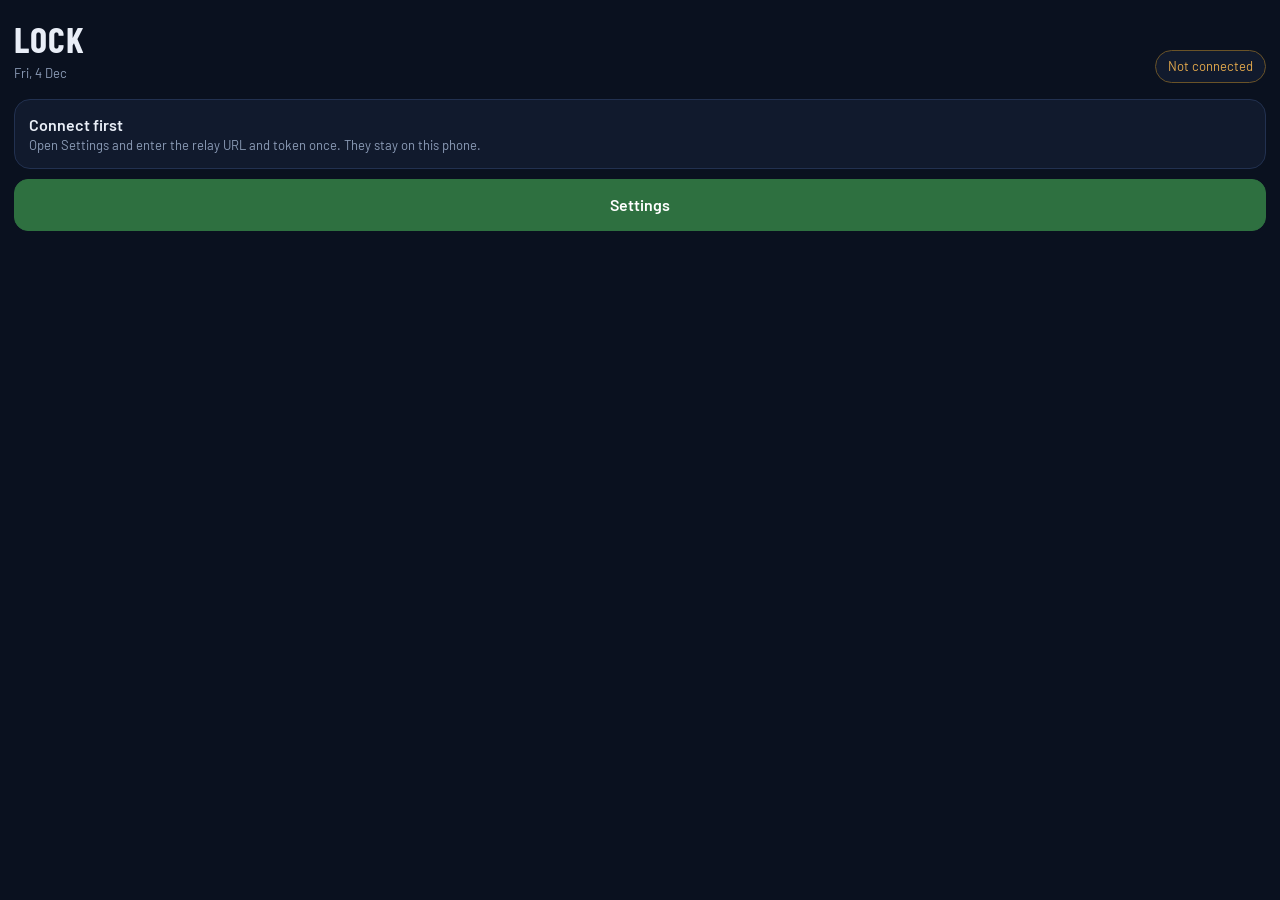
<file: index.html>
<!doctype html>
<html lang="en-GB">
<head>
<meta charset="utf-8">
<meta name="viewport" content="width=device-width, initial-scale=1, viewport-fit=cover">
<meta name="apple-mobile-web-app-capable" content="yes">
<meta name="apple-mobile-web-app-status-bar-style" content="black-translucent">
<meta name="apple-mobile-web-app-title" content="LOCK">
<meta name="theme-color" content="#0a111f">
<link rel="manifest" href="manifest.webmanifest">
<link rel="apple-touch-icon" href="icon.png">
<title>LOCK Log</title>
<link rel="stylesheet" href="fonts.css">
<style>
:root{--sans:Barlow,-apple-system,system-ui,sans-serif;--serif:"Barlow Condensed",Barlow,"Arial Narrow",sans-serif;--bg:#0a111f;--panel:#111a2d;--panel2:#16213a;--line:#223150;--text:#e9eef7;--muted:#8d9db8;--green:#4fb583;--green2:#2e7040;--amber:#e4a94c;--blue:#6aa9ff;--red:#e8686f}
*{box-sizing:border-box;-webkit-tap-highlight-color:transparent}
html,body{margin:0;background:var(--bg);color:var(--text);font:16px/1.4 var(--sans)}
body{padding:env(safe-area-inset-top) 14px calc(env(safe-area-inset-bottom) + 30px)}
h1,h2{font-family:var(--serif);font-style:normal;font-weight:700;text-transform:uppercase;letter-spacing:1px;margin:0}
h1{font-size:36px}h2{font-size:24px;margin:18px 0 8px}
.top{display:flex;justify-content:space-between;align-items:flex-end;padding:14px 0 6px}
.sub{color:var(--muted);font-size:13px}
.chip{display:inline-block;border:1px solid var(--line);background:var(--panel);padding:6px 12px;border-radius:99px;font-size:13px;color:var(--muted)}
.chip.ok{color:var(--green);border-color:#2b5a45}.chip.warn{color:var(--amber);border-color:#6a5328}.chip.bad{color:var(--red);border-color:#6a2f33}
.card{background:var(--panel);border:1px solid var(--line);border-radius:16px;padding:14px;margin:10px 0}
.card.done{border-color:#2b5a45;background:#10241d}
.grid{display:grid;grid-template-columns:1fr 1fr;gap:10px}
button{font:inherit;color:inherit;cursor:pointer}
.btn{width:100%;min-height:52px;border-radius:14px;border:1px solid var(--line);background:var(--panel2);padding:12px;font-weight:600}
.btn.primary{background:var(--green2);border-color:var(--green2);color:#fff}
.btn.ghost{background:none;font-weight:400}
.btn:disabled{opacity:.5}
label{display:block;font-size:12px;color:var(--muted);margin:10px 0 4px}
input,select,textarea{width:100%;min-height:50px;background:#0d1627;color:var(--text);border:1px solid var(--line);border-radius:12px;padding:10px 12px;font:inherit}
.row{display:flex;gap:8px;align-items:center}
.row>*{flex:1}
.step{display:flex;gap:6px}.step button{flex:0 0 52px;min-height:50px;border-radius:12px;border:1px solid var(--line);background:var(--panel2);font-size:22px}
.seg{display:flex;gap:6px;flex-wrap:wrap}.seg button{flex:1;min-height:46px;border-radius:12px;border:1px solid var(--line);background:var(--panel2)}
.seg button[aria-pressed=true]{background:var(--green2);border-color:var(--green2)}
.tag{font-size:11px;padding:2px 8px;border-radius:99px;border:1px solid var(--line);color:var(--muted)}
.tag.green{color:var(--green);border-color:#2b5a45}.tag.amber{color:var(--amber);border-color:#6a5328}.tag.red{color:var(--red);border-color:#6a2f33}
.msg{padding:10px 12px;border-radius:12px;margin:10px 0;font-size:14px;border:1px solid var(--line)}
.msg.bad{background:#3a1519;border-color:#6a2f33}.msg.warn{background:#352a10;border-color:#6a5328}.msg.ok{background:#12301f;border-color:#2b5a45}
.back{background:none;border:0;color:var(--blue);padding:8px 0;font-size:16px}
</style>
</head>
<body>
<div id="app"></div>
<script>
"use strict";
const $=(s,r=document)=>r.querySelector(s);
const esc=s=>String(s==null?'':s).replace(/[&<>"']/g,c=>({'&':'&amp;','<':'&lt;','>':'&gt;','"':'&quot;',"'":'&#39;'}[c]));
const ls={get(k){try{return JSON.parse(localStorage.getItem(k))}catch(e){return null}},set(k,v){try{localStorage.setItem(k,JSON.stringify(v))}catch(e){}}};
const num=x=>{if(x==null||x==='')return null;const n=parseFloat(String(x).replace(',','.'));return isFinite(n)?n:null};
const TODAY=()=>new Intl.DateTimeFormat('en-CA',{timeZone:'Europe/London'}).format(new Date());
const isDate=s=>/^\d{4}-\d{2}-\d{2}$/.test(s||'');
const fmtD=s=>isDate(s)?new Date(s+'T00:00:00Z').toLocaleDateString('en-GB',{weekday:'short',day:'numeric',month:'short',timeZone:'UTC'}):(s||'');
const uid=()=>(crypto.randomUUID?crypto.randomUUID():String(Date.now())+Math.random());
const BASES=['Total barbell','Each dumbbell','Machine','Cable stack','Bodyweight','Per side','Load convention not confirmed'];
const RIRS=['','0','1','2','3','4 or more'];

let cfg=ls.get('lockp.cfg')||{url:'',token:''};
let queue=ls.get('lockp.q')||[];
let cache=ls.get('lockp.cache');
let S={runPre:{},runShot:false,dupKey:'',screen:'home',session:null,source:'',rows:[],back:'',backNote:'',recent:[],msg:null,busy:false,online:navigator.onLine};
let flushing=false;

/* relay */
async function relay(action,payload){
  if(!cfg.url||!cfg.token)throw new Error('Not connected');
  const ctl=new AbortController(),t=setTimeout(()=>ctl.abort(),40000);
  try{
    const r=await fetch(cfg.url,{method:'POST',headers:{'Content-Type':'text/plain;charset=utf-8'},body:JSON.stringify(Object.assign({token:cfg.token,action},payload||{})),signal:ctl.signal});
    if(!r.ok)throw new Error('HTTP '+r.status);
    return await r.json();
  }catch(e){throw new Error(e.name==='AbortError'?'Timed out':e.message)}finally{clearTimeout(t)}
}
async function readSheet(){
  if(!cfg.url)return;
  try{const d=await relay('read');if(d.ok){let w=(cache&&cache.w)||[];try{const x=await relay('whoopRead');if(x&&x.ok)w=(x.workouts||[]).filter(k=>k.d>=addDays(TODAY(),-21)).map(k=>({d:k.d,a:k.a}))}catch(e){}cache={sections:d.sections,readAt:d.readAt,w};ls.set('lockp.cache',cache);S.err=null}else S.err=d.error}catch(e){S.err=e.message}
  render();
}
const rows=k=>((cache&&cache.sections)||[]).filter(s=>s.key===k).flatMap(s=>s.rows.map(r=>r.values));
const planRows=()=>((cache&&cache.sections)||[]).filter(s=>s.key==='WEEK PLAN').flatMap(s=>s.rows.map(r=>Object.assign({_title:s.title},r.values))).filter(r=>!/core|mobil/i.test(r['Session']||''));
const addDays=(s,n)=>{const d=new Date(s+'T00:00:00Z');d.setUTCDate(d.getUTCDate()+n);return d.toISOString().slice(0,10)};
const weekStart=s=>addDays(s,-((new Date(s+'T00:00:00Z').getUTCDay()+6)%7));
function pendingMark(p){for(let i=queue.length-1;i>=0;i--){const q=queue[i];if(q.action==='update'&&q.section===p._title&&q.match.Date===p['Date']&&q.match.Session===p['Session'])return q.set.Status}return null}
function loggedFor(p){
  const d=p['Date'],s=(p['Session']||'').toLowerCase(),base=s.split(/[ +]/)[0];
  const q=k=>rows(k).concat(queue.filter(x=>x.section===k&&!x.action).flatMap(x=>x.rows));
  const wo=re=>((cache&&cache.w)||[]).some(w=>w.d===d&&re.test(w.a)); // picked up by WHOOP counts as done
  if(/^(push|pull|legs?|upper|lower)$/.test(base))return q('GYM LOG').some(g=>g['Date']===d&&(g['Session']||'').toLowerCase().split(/[ +]/)[0]===base)||wo(/^weightlifting$/i);
  if(/run|jog|time trial/.test(s))return q('RUNNING & SPORT LOG').some(r=>r['Date']===d&&/^run/i.test(r['Activity']||''))||wo(/^running$/i);
  if(/football|soccer/.test(s))return q('RUNNING & SPORT LOG').some(r=>r['Date']===d&&/football|soccer/i.test(r['Activity']||''))||wo(/^soccer$/i);
  if(/core|mobil/.test(s))return q('CORE & MOBILITY LOG').some(c=>c['Date']===d&&/^completed/i.test(c['Status']||''));
  return false;
}
function pState(p){
  const m=pendingMark(p),st=m||p['Status']||'';
  if(/skipped/i.test(st))return'skipped';
  if(/^completed/i.test(st))return'completed';
  if(loggedFor(p))return'completed';
  if(p['Date']<TODAY()||/not reported/i.test(st))return'unreported';
  return'planned';
}

/* queue: every write is an idempotent append, so a retry after a timeout is safe */
function mark(id,status,msg){
  S.rows.forEach(r=>{if(r.id===id){r.status=status;r.msg=msg||''}});
  S.recent.forEach(r=>{if(r.id===id){r.status=status;r.msg=msg||''}});
}
async function flush(){
  if(flushing||!queue.length||!cfg.url)return;
  flushing=true;
  while(queue.length){
    const it=queue[0];
    try{
      if(it.action==='update'){
        const u=await relay('update',{section:it.section,match:it.match,set:it.set});
        if(u&&u.ok&&u.verified){queue.shift();mark(it.id,'saved');ls.set('lockp.q',queue);render();continue}
        if(u&&u.error&&!['version_conflict','server_error','unauthorised'].includes(u.error)){queue.shift();mark(it.id,'failed',u.error);ls.set('lockp.q',queue);render();continue}
        throw new Error((u&&u.error)||'Not confirmed');
      }
      const d=await relay('append',{section:it.section,rows:it.rows});
      const res=(d&&d.results)||[];
      if(res.length&&res.every(r=>(r.status==='written'&&r.verified)||r.status==='duplicate')){queue.shift();mark(it.id,'saved');}
      else if(res.some(r=>r.status==='error')){queue.shift();mark(it.id,'failed',JSON.stringify(res.filter(r=>r.status==='error')));}
      else throw new Error((d&&d.error)||'Write not confirmed');
    }catch(e){mark(it.id,'queued',e.message);break}
    ls.set('lockp.q',queue);render();
  }
  ls.set('lockp.q',queue);flushing=false;render();
  if(!queue.length)readSheet();
}
function enqueue(section,row,label,id){
  id=id||uid();
  queue.push({id,section,rows:[row],ts:new Date().toISOString()});ls.set('lockp.q',queue);
  S.recent.unshift({id,label,status:'saving',msg:''});S.recent=S.recent.slice(0,12);
  mark(id,'saving');render();flush();return id;
}

function enqueueUpdate(section,match,set,label,id){
  id=id||uid();
  queue.push({id,action:'update',section,match,set,ts:new Date().toISOString()});ls.set('lockp.q',queue);
  S.recent.unshift({id,label,status:'saving',msg:''});S.recent=S.recent.slice(0,12);
  render();flush();
}

/* history, plan */
function lastSession(name){
  const g=rows('GYM LOG').filter(r=>isDate(r['Date'])&&(r['Session']||'').toLowerCase()===name.toLowerCase());
  if(!g.length)return null;
  const d=g.map(r=>r['Date']).sort().pop();
  return{date:d,rows:g.filter(r=>r['Date']===d)};
}
function plannedFor(name){
  const p=rows('SESSION PLAN').filter(r=>(r['Session']||'').toLowerCase()===name.toLowerCase()&&isDate(r['Date'])&&r['Date']>=TODAY());
  if(!p.length)return null;
  const d=p.map(r=>r['Date']).sort()[0];
  return{date:d,rows:p.filter(r=>r['Date']===d).sort((a,b)=>(num(a['Order'])||99)-(num(b['Order'])||99))};
}
const card=(o)=>Object.assign({id:uid(),ex:'',load:'',basis:'Total barbell',sets:'',reps:'',rir:'',note:'',hint:'',status:'todo',msg:''},o||{});
function startSession(name){
  const pl=plannedFor(name),ls_=lastSession(name);
  if(pl){S.source=`Planned for ${fmtD(pl.date)}`;S.rows=pl.rows.map(r=>card({ex:r['Exercise'],load:r['Target load kg']||'',basis:r['Load basis']||'Total barbell',sets:r['Sets']||'',reps:r['Reps']||'',hint:r['Notes']||''}))}
  else if(ls_){S.source=`Copied from your last ${name} (${fmtD(ls_.date)}). Change it to what you actually do.`;S.rows=ls_.rows.map(r=>card({ex:r['Exercise'],load:r['Load kg']||'',basis:r['Load basis']||'Total barbell',sets:r['Sets']||'',reps:r['Reps']||''}))}
  else{S.source='No previous session found. Add exercises below.';S.rows=[card()]}
  S.session=name;S.date=TODAY();S.screen='session';S.back='';S.backNote='';S.msg=null;render();
}
/* in-progress session survives the app being closed or reloaded */
function saveSess(){
  if(S.screen==='session'&&S.session)ls.set('lockp.sess',{session:S.session,date:S.date||TODAY(),source:S.source,back:S.back,backNote:S.backNote,rows:S.rows});
}
function clearSess(){try{localStorage.removeItem('lockp.sess')}catch(e){}}
function origOf(g){return{'Date':String(g['Date']||''),'Session':String(g['Session']||''),'Exercise':String(g['Exercise']||''),'Load kg':String(g['Load kg']==null?'':g['Load kg']),'Load basis':String(g['Load basis']||''),'Sets':String(g['Sets']||''),'Reps':String(g['Reps']||''),'Reps in reserve':String(g['Reps in reserve']||''),'Notes':String(g['Notes']||'')}}
function rowFromOrig(o){return card({ex:o['Exercise'],load:o['Load kg'],basis:o['Load basis']||'Total barbell',sets:o['Sets'],reps:o['Reps'],rir:o['Reps in reserve'],note:o['Notes'],status:'saved',orig:o})}
function openLogged(d,name){
  const g=rows('GYM LOG').filter(r=>String(r['Date'])===d&&(r['Session']||'').toLowerCase()===name.toLowerCase());
  if(!g.length)return startSession(name);
  S.session=g[0]['Session'];S.date=d;S.source=`Logged on ${fmtD(d)}. Tap Edit on any exercise to change it, or Add exercise for anything missed.`;
  S.rows=g.map(r=>rowFromOrig(origOf(r)));S.screen='session';S.back='';S.backNote='';S.msg=null;render();
}
function loggedSessions(){
  const from=addDays(TODAY(),-14),seen={};
  rows('GYM LOG').forEach(r=>{const d=String(r['Date']||'');if(isDate(d)&&d>=from){const k=d+'|'+(r['Session']||'');seen[k]=seen[k]||{d,n:r['Session']||'',c:0};seen[k].c++}});
  return Object.values(seen).sort((a,b)=>b.d.localeCompare(a.d));
}

/* render */
function chip(){
  if(!cfg.url)return '<span class="chip warn">Not connected</span>';
  const fails=S.recent.filter(r=>r.status==='failed').length;
  if(fails)return `<span class="chip bad">${fails} failed</span>`;
  if(queue.length)return `<button class="chip warn" data-a="flush">${queue.length} waiting to send, tap to retry</button>`;
  if(S.err)return `<span class="chip warn">Offline copy</span>`;
  return '<span class="chip ok">Connected</span>';
}
function render(){
  const f={home,session,run,core,weight,setup}[S.screen];
  saveSess();
  $('#app').innerHTML=`<div class="top"><div><h1>LOCK</h1><div class="sub">${fmtD(TODAY())}</div></div><div>${chip()}</div></div>`+(S.msg?`<div class="msg ${S.msg[0]}">${esc(S.msg[1])}</div>`:'')+f();
}
function stTag(r){return {saving:'<span class="tag">Saving</span>',saved:'<span class="tag green">Saved and verified</span>',queued:'<span class="tag amber">Waiting to send</span>',failed:'<span class="tag red">Failed</span>'}[r.status]||''}
function planItem(p){
  const s=pState(p),d=p['Date'],sess=p['Session']||'',low=sess.toLowerCase(),base=low.split(/[ +]/)[0];
  const explicit=/^(completed|skipped)/i.test(pendingMark(p)||p['Status']||'');
  const tg={completed:['green','Done'],skipped:['red','Skipped'],unreported:['amber','Not logged'],planned:['','Planned']}[s];
  const canAct=d<=TODAY(),gym=/^(push|pull|legs?)$/.test(base);
  const b=(a,l,cls)=>`<button class="btn ${cls||''}" style="min-height:44px" data-a="${a}" data-d="${esc(d)}" data-s="${esc(sess)}" data-t="${esc(p._title)}">${l}</button>`;
  let acts='';
  if(s!=='completed'&&s!=='skipped'&&canAct){
    if(gym)acts+=`<button class="btn primary" style="min-height:44px" data-a="start" data-n="${esc(base.charAt(0).toUpperCase()+base.slice(1))}">Start ${esc(base)}</button>`;    else if(/run|jog|football|soccer|cricket/.test(low))acts+=`<button class="btn primary" style="min-height:44px" data-a="go" data-n="run">Log it</button>`;
    else if(/core|mobil/.test(low)&&!/^(recovery|rest)/.test(low))acts+=`<button class="btn primary" style="min-height:44px" data-a="go" data-n="core">Log it</button>`;
    acts+=b('markdone','Mark done')+b('markskip','Skip','ghost');
  }else{
    if(gym&&canAct)acts+=`<button class="btn" style="min-height:44px" data-a="editsess" data-d="${esc(d)}" data-n="${esc(base.charAt(0).toUpperCase()+base.slice(1))}">Open and edit</button>`;
    if(explicit&&canAct)acts+=b('markundo','Undo','ghost');
  }
  return `<div class="card ${s==='completed'?'done':''}"><div class="row" style="justify-content:space-between"><b>${esc(sess)}</b><span class="tag ${tg[0]}">${tg[1]}</span></div><div class="sub">${fmtD(d)} | ${esc(p['Details'])}</div>${acts?`<div class="grid" style="margin-top:10px">${acts}</div>`:''}</div>`;
}
function home(){
  if(!cfg.url)return `<div class="card"><b>Connect first</b><div class="sub">Open Settings and enter the relay URL and token once. They stay on this phone.</div></div><button class="btn primary" data-a="setup">Settings</button>`;
  const all=planRows(),today=all.filter(p=>p['Date']===TODAY());
  const wk=weekStart(TODAY()),wkEnd=addDays(wk,6);
  const rest=all.filter(p=>p['Date']>=wk&&p['Date']<=wkEnd&&p['Date']!==TODAY()).sort((x,y)=>x['Date'].localeCompare(y['Date']));
  const sv=ls.get('lockp.sess'),ls2=loggedSessions();
  return `${sv&&sv.rows&&sv.rows.length?`<div class="card"><b>Session in progress: ${esc(sv.session)}</b><div class="sub">${esc(fmtD(sv.date))}, ${sv.rows.filter(r=>r.status!=='todo').length} of ${sv.rows.length} exercises logged</div><div class="grid" style="margin-top:10px"><button class="btn primary" style="min-height:44px" data-a="resume">Resume</button><button class="btn ghost" style="min-height:44px" data-a="discard">Discard</button></div></div>`:''}<h2>Today</h2>
  ${today.length?today.map(planItem).join(''):'<div class="card sub">Nothing planned for today in the sheet.</div>'}
  ${rest.length?`<h2>This week</h2>${rest.map(planItem).join('')}`:''}
  <h2>Start a session</h2>
  <div class="grid"><button class="btn primary" data-a="start" data-n="Push">Push</button><button class="btn primary" data-a="start" data-n="Pull">Pull</button><button class="btn primary" data-a="start" data-n="Legs">Legs</button><button class="btn primary" data-a="shot">Run from screenshot</button><button class="btn" data-a="go" data-n="run">Run or sport</button><button class="btn" data-a="go" data-n="weight">Weight</button></div>
  ${ls2.length?`<h2>Edit a logged session</h2>`+ls2.map(x=>`<div class="card"><div class="row" style="justify-content:space-between"><span><b>${esc(x.n)}</b> <span class="sub">${esc(fmtD(x.d))}, ${x.c} rows</span></span><button class="btn ghost" style="min-height:40px;width:auto;padding:0 16px" data-a="editsess" data-d="${esc(x.d)}" data-n="${esc(x.n)}">Edit</button></div></div>`).join(''):''}
  ${S.recent.length?`<h2>Logged on this phone</h2>`+S.recent.map(r=>`<div class="card"><div class="row" style="justify-content:space-between"><span>${esc(r.label)}</span>${stTag(r)}</div>${r.msg?`<div class="sub">${esc(r.msg)}</div>`:''}</div>`).join(''):''}
  <div style="display:flex;gap:8px;margin-top:14px"><button class="btn ghost" data-a="refresh">Refresh data</button><button class="btn ghost" data-a="setup">Settings</button></div>
  <div class="sub" style="margin-top:8px">${cache?`Sheet data read ${new Date(cache.readAt).toLocaleString('en-GB',{timeZone:'Europe/London',day:'numeric',month:'short',hour:'2-digit',minute:'2-digit'})}`:'No data loaded yet'}${S.err?`. Last refresh failed: ${esc(S.err)}`:''}</div>`;
}
function session(){
  const done=S.rows.filter(r=>r.status!=='todo').length;
  return `<button class="back" data-a="home">&lsaquo; Back</button><h2 style="margin-top:0">${esc(S.session)}</h2><div class="sub">${esc(S.source)}</div>
  <label>Back during this session</label><div class="seg" id="seg">${[['fine','Back all good'],['tight','Tight'],['pain','Pain']].map(([k,l])=>`<button data-a="back" data-v="${k}" aria-pressed="${S.back===k}">${l}</button>`).join('')}</div>
  ${S.back&&S.back!=='fine'?`<label>Where and how</label><input data-f="backNote" value="${esc(S.backNote)}" placeholder="Location, what movement">`:''}
  ${S.rows.map((r,i)=>r.status==='todo'?cardEdit(r,i):`<div class="card done"><div class="row" style="justify-content:space-between"><b>${esc(r.ex)}</b>${stTag(r)}</div><div class="sub">${r.load?esc(r.load)+' kg, ':''}${esc(r.sets)} x ${esc(r.reps)}${r.rir?', reps left '+esc(r.rir):''}</div>${r.msg?`<div class="sub">${esc(r.msg)}</div>`:''}<button class="btn ghost" style="margin-top:8px;min-height:40px" data-a="editrow" data-i="${i}">Edit</button></div>`).join('')}
  <button class="btn" data-a="addrow" style="margin-top:6px">Add exercise</button>
  <button class="btn primary" data-a="finish" style="margin-top:10px;min-height:48px">Finish session</button>
  <div class="sub" style="margin-top:10px">${done} of ${S.rows.length} logged. Tap Done on each exercise you did, Skip on any you did not, then Finish session. Finish marks the session complete even if some exercises were not done. Tap Edit on a saved exercise to change it. Leaving this screen keeps the session; resume it from Home.</div>`;
}
function cardEdit(r,i){
  return `<div class="card" data-i="${i}">
  <label style="margin-top:0">Exercise</label><input data-f="ex" value="${esc(r.ex)}" list="exlist" autocomplete="off">${r.hint?`<div class="sub" style="margin-top:6px">Plan: ${esc(r.hint)}</div>`:''}
  <div class="row"><div><label>Load kg</label><div class="step"><button data-a="dec" data-i="${i}">-</button><input data-f="load" inputmode="decimal" value="${esc(r.load)}"><button data-a="inc" data-i="${i}">+</button></div></div></div>
  <div class="row"><div><label>Sets</label><input data-f="sets" inputmode="numeric" value="${esc(r.sets)}"></div><div><label>Reps</label><input data-f="reps" inputmode="numeric" value="${esc(r.reps)}"></div><div><label>Reps left</label><select data-f="rir">${RIRS.map(v=>`<option value="${v}" ${v===r.rir?'selected':''}>${v||'Unknown'}</option>`).join('')}</select></div></div>
  <label>Load basis</label><select data-f="basis">${BASES.map(b=>`<option ${b===r.basis?'selected':''}>${esc(b)}</option>`).join('')}</select>
  <label>Note (optional)</label><input data-f="note" value="${esc(r.note)}">
  <div class="grid" style="margin-top:12px"><button class="btn ghost" data-a="dup" data-i="${i}">Split reps (add row)</button><button class="btn primary" data-a="done" data-i="${i}">Done</button></div>
  <button class="btn ghost" data-a="skipex" data-i="${i}" style="margin-top:8px;width:100%">${r.orig?'Cancel changes':'Skip this exercise'}</button></div>`;
}
function exList(){const names=[...new Set(rows('GYM LOG').map(r=>r['Exercise']).filter(Boolean))];return `<datalist id="exlist">${names.map(n=>`<option value="${esc(n)}">`).join('')}</datalist>`}
function form(title,fields,act){
  return `<button class="back" data-a="home">&lsaquo; Back</button><h2 style="margin-top:0">${title}</h2><form id="f" data-act="${act}">${fields}<button class="btn primary" style="margin-top:16px" type="submit">Save</button></form>`;
}
const inp=(n,l,extra,v)=>`<label>${l}</label><input name="${n}" ${extra||''}${v?` value="${esc(v)}"`:''}>`;
function run(){
  const p=S.runPre||{};
  const shot=`<div class="card"><b>Read a Runna screenshot</b><div class="sub">Pick the screenshot of the run. It fills the form below. Check the numbers, then Save.</div><label class="btn" style="margin:10px 0 0;display:flex;align-items:center;justify-content:center;color:var(--text);font-size:16px">Choose screenshot<input id="shot" type="file" accept="image/*" hidden></label></div>`;
  const fields=inp('Date','Date','type="date"',p['Date']||TODAY())
    +`<label>Activity</label><select name="Activity">${['Run','Football','Cricket','Walk','Other'].map(a=>`<option ${a===(p['Activity']||'Run')?'selected':''}>${a}</option>`).join('')}</select>`
    +inp('Distance km','Distance km','inputmode="decimal"',p['Distance km'])
    +inp('Duration hh:mm:ss','Duration (30:38, 3038 or 1:05:30)','type="text" inputmode="text" autocapitalize="off" autocorrect="off" autocomplete="off" placeholder="m:ss"',p['Duration hh:mm:ss'])
    +inp('Average HR bpm','Average HR','inputmode="numeric"',p['Average HR bpm'])
    +inp('Effort /10','Effort out of 10 (optional)','inputmode="decimal"',p['Effort /10'])
    +inp('Notes','Notes',"",p['Notes']);
  return form('Run or sport',fields,'run').replace('<form id="f"',shot+'<form id="f"');
}
function core(){return form('Core or mobility',inp('Session','Session','placeholder="Home core, Mobility" required')+inp('Exercise / routine','Exercise or routine','required')+inp('Volume','Volume','placeholder="40 s, 2 rounds"')+`<label>Status</label><select name="Status"><option>Completed</option><option>Skipped</option></select>`+inp('Effort / symptoms','Effort or symptoms')+inp('Notes','Notes'),'core')}
function weight(){return form('Weight',inp('Weight kg','Weight kg','inputmode="decimal"')+inp('Measurement conditions','Conditions','placeholder="Morning, before food"')+inp('Notes','Notes'),'weight')}
function setup(){return `<button class="back" data-a="home">&lsaquo; Back</button><h2 style="margin-top:0">Settings</h2>
  <label>Relay URL</label><input id="cu" value="${esc(cfg.url)}" placeholder="https://script.google.com/macros/s/.../exec" autocapitalize="off" autocorrect="off">
  <label>Relay token</label><input id="ct" type="password" value="${esc(cfg.token)}" autocapitalize="off" autocorrect="off">
  <button class="btn primary" data-a="saveCfg" style="margin-top:14px">Save and connect</button>
  <button class="btn ghost" data-a="clearCfg" style="margin-top:8px">Disconnect and forget on this phone</button>
  <div class="sub" style="margin-top:12px">The token is stored on this phone only. Nothing else is stored online by this page.</div>`}


/* Runna screenshot reader. Runs on this phone, nothing is uploaded. Files are loaded the first time it is used. */
const abs=p=>new URL(p,location.href).href;
let ocrWorker=null;
function loadScript(src){return new Promise((res,rej)=>{const s=document.createElement('script');s.src=src;s.onload=res;s.onerror=()=>rej(new Error('Could not load the screenshot reader. Connect once and try again.'));document.head.appendChild(s)})}
async function ocrImage(file){
  if(!window.Tesseract)await loadScript(abs('ocr/tesseract.min.js'));
  const simd=WebAssembly.validate(new Uint8Array([0,97,115,109,1,0,0,0,1,5,1,96,0,1,123,3,2,1,0,10,10,1,8,0,65,0,253,15,253,98,11]));
  if(!simd)throw new Error('This phone is too old for the screenshot reader. Type the run in instead.');
  if(!ocrWorker)ocrWorker=await Tesseract.createWorker('eng',1,{workerPath:abs('ocr/worker.min.js'),corePath:abs('ocr/tesseract-core-simd.wasm.js'),langPath:abs('ocr'),gzip:true,workerBlobURL:false});
  const url=URL.createObjectURL(file);
  const img=await new Promise((res,rej)=>{const i=new Image();i.onload=()=>res(i);i.onerror=()=>rej(new Error('Could not open that image.'));i.src=url});
  const sc=Math.min(1,900/img.width),c=document.createElement('canvas');c.width=Math.round(img.width*sc);c.height=Math.round(img.height*sc);
  const x=c.getContext('2d');x.drawImage(img,0,0,c.width,c.height);URL.revokeObjectURL(url);
  const d=x.getImageData(0,0,c.width,c.height);let sum=0,n=0;for(let i=0;i<d.data.length;i+=16){sum+=d.data[i]*.3+d.data[i+1]*.59+d.data[i+2]*.11;n++}
  if(sum/n<110){for(let i=0;i<d.data.length;i+=4){d.data[i]=255-d.data[i];d.data[i+1]=255-d.data[i+1];d.data[i+2]=255-d.data[i+2]}x.putImageData(d,0,0)}
  const r=await ocrWorker.recognize(c);return r.data.text;
}
const MON={jan:1,feb:2,mar:3,apr:4,may:5,jun:6,jul:7,aug:8,sep:9,oct:10,nov:11,dec:12};
function parseRun(text){
  const o={},warn=[],lines=text.split('\n').map(l=>l.replace(/[|]/g,' ').trim()).filter(Boolean);
  const dm=text.match(/(\d{1,2})\s+([A-Za-z]{3})[a-z]*\s+(20\d{2})\s+at\s+(\d{1,2}):(\d{2})/);
  let start='';
  if(dm&&MON[dm[2].toLowerCase()]){o['Date']=`${dm[3]}-${String(MON[dm[2].toLowerCase()]).padStart(2,'0')}-${dm[1].padStart(2,'0')}`;start=`${dm[4].padStart(2,'0')}:${dm[5]}`}else warn.push('date');
  const di=lines.findIndex(l=>/DISTANCE/i.test(l));
  let st=di>=0?lines[di+1]||'':'';
  if(!/km/i.test(st))st=lines.find(l=>/\d[.,]\d{1,2}\s*km\s+\d{1,2}:\d{2}/i.test(l))||st;
  const dist=st.match(/(\d{1,3})[.,](\d{1,2})\s*km/i),tms=[...st.matchAll(/\b(\d{1,2}:\d{2}(?::\d{2})?)\b/g)].map(m=>m[1]);
  if(dist)o['Distance km']=dist[1]+'.'+dist[2];else warn.push('distance');
  if(tms[0])o['Duration hh:mm:ss']=tms[0];else warn.push('time');
  const hi=lines.findIndex(l=>/AVG\s*HR/i.test(l)),hr=hi>=0?(lines[hi+1]||'').match(/\d{2,4}/g):null;
  if(hr&&+hr[0]>=60&&+hr[0]<=220)o['Average HR bpm']=hr[0];else warn.push('heart rate');
  const notes=['Runna screenshot'];if(hr&&hr[1])notes.push('cadence '+hr[1]+' spm');if(hr&&hr[2])notes.push('calories '+hr[2]);if(start)notes.push('start '+start);
  o['Notes']=notes.join(', ');o['Activity']='Run';
  const shown=tms[1];
  if(o['Distance km']&&tms[0]&&shown){
    const p=tms[0].split(':').map(Number),secs=p.length===3?p[0]*3600+p[1]*60+p[2]:p[0]*60+p[1],sp=shown.split(':').map(Number),want=sp[0]*60+sp[1],got=secs/+o['Distance km'];
    if(Math.abs(got-want)>3)warn.push('pace does not match distance and time');
  }
  return{o,warn};
}
async function readShot(file){
  S.msg=['warn','Reading the screenshot. The first time takes a few seconds longer.'];render();
  try{
    const text=await ocrImage(file),r=parseRun(text);
    S.runPre=Object.assign({Date:TODAY()},r.o);S.runShot=true;S.dupKey='';
    S.msg=r.warn.length?['warn','Check these before saving: '+r.warn.join(', ')+'.']:['ok','Read the screenshot. Check the numbers match, then Save.'];
  }catch(e){S.msg=['bad',e.message||'Could not read that screenshot. Type it in instead.']}
  render();
}
document.addEventListener('change',e=>{if(e.target&&e.target.id==='shot'&&e.target.files&&e.target.files[0])readShot(e.target.files[0])});

/* events */
document.addEventListener('click',async e=>{
  const b=e.target.closest('[data-a]');if(!b)return;
  const a=b.dataset.a,i=+b.dataset.i;
  if(a==='home'){S.screen='home';S.msg=null;render()}
  else if(a==='setup'){S.screen='setup';render()}
  else if(a==='shot'){S.screen='run';S.msg=null;render();const f=$('#shot');if(f)f.click()}
  else if(a==='start'){S.msg=['warn','Checking for this week\'s plan'];render();await Promise.race([readSheet(),new Promise(r=>setTimeout(r,8000))]);S.msg=null;startSession(b.dataset.n)}
  else if(a==='go'){S.screen=b.dataset.n;S.msg=null;render()}
  else if(a==='refresh'){S.msg=['warn','Refreshing'];render();await readSheet();S.msg=S.err?['bad','Refresh failed: '+S.err]:null;render()}
  else if(a==='flush')flush();
  else if(a==='markdone'||a==='markskip'||a==='markundo'){
    const st=a==='markdone'?'Completed':a==='markskip'?'Skipped':'Planned';
    enqueueUpdate(b.dataset.t,{Date:b.dataset.d,Session:b.dataset.s},{Status:st},`${st==='Planned'?'Undo':st==='Completed'?'Done':'Skipped'}: ${b.dataset.s}`);
  }
  else if(a==='back'){S.back=S.back===b.dataset.v?'':b.dataset.v;render()}
  else if(a==='addrow'){S.rows.push(card());render()}
  else if(a==='dup'){const r=S.rows[i];S.rows.splice(i+1,0,card({ex:r.ex,load:r.load,basis:r.basis}));render()}
  else if(a==='inc'||a==='dec'){const r=S.rows[i],v=num(r.load)||0;r.load=String(Math.max(0,Math.round((v+(a==='inc'?2.5:-2.5))*100)/100));render()}
  else if(a==='done')logRow(i);
  else if(a==='skipex'){const r=S.rows[i];if(r.orig){Object.assign(r,{ex:r.orig['Exercise'],load:r.orig['Load kg'],basis:r.orig['Load basis']||'Total barbell',sets:r.orig['Sets'],reps:r.orig['Reps'],rir:r.orig['Reps in reserve'],note:r.orig['Notes'],status:'saved'})}else S.rows.splice(i,1);render()}
  else if(a==='editrow'){S.rows[i].status='todo';S.rows[i].msg='';render()}
  else if(a==='resume'){const sv=ls.get('lockp.sess');if(sv){S.session=sv.session;S.date=sv.date;S.source=sv.source;S.back=sv.back||'';S.backNote=sv.backNote||'';S.rows=sv.rows;S.screen='session';S.msg=null;render()}}
  else if(a==='discard'){if(confirm('Discard the unfinished session on this phone? Exercises already saved stay in the sheet.')){clearSess();render()}}
  else if(a==='editsess'){S.msg=['warn','Loading the logged session'];render();await Promise.race([flush(),new Promise(r=>setTimeout(r,6000))]);await Promise.race([readSheet(),new Promise(r=>setTimeout(r,8000))]);S.msg=null;openLogged(b.dataset.d,b.dataset.n)}
  else if(a==='finish'){
    const base=(S.session||'').toLowerCase(),d=S.date||TODAY();
    const p=planRows().find(r=>r['Date']===d&&(r['Session']||'').toLowerCase().split(/[ +]/)[0]===base&&!/^(completed|skipped)/i.test(pendingMark(r)||r['Status']||''));
    const left=S.rows.filter(r=>r.status==='todo'&&r.ex.trim()).length;
    S.rows=S.rows.filter(r=>r.status!=='todo');clearSess();
    if(p)enqueueUpdate(p._title,{Date:p['Date'],Session:p['Session']},{Status:'Completed'},`Done: ${p['Session']}`);
    S.screen='home';S.msg=['ok',`${S.session} finished${left?`, ${left} exercise${left>1?'s':''} not logged`:''}.${p?'':' No open plan row for today, so only logged exercises count.'}`];render();
  }
  else if(a==='saveCfg'){
    const u=$('#cu').value.trim(),t=$('#ct').value.trim();
    if(!/^https:\/\/script\.google\.com\/macros\/s\/[^/]+\/exec$/.test(u))return setMsg('bad','That is not a web app URL ending in /exec.');
    cfg={url:u,token:t};ls.set('lockp.cfg',cfg);S.screen='home';setMsg('warn','Connecting');
    try{const d=await relay('ping');if(!d.ok)throw new Error(d.error||'Failed');setMsg('ok','Connected. '+d.sections.length+' sections found.');readSheet()}catch(err){setMsg('bad','Could not connect: '+err.message)}
  }
  else if(a==='clearCfg'){cfg={url:'',token:''};ls.set('lockp.cfg',cfg);cache=null;localStorage.removeItem('lockp.cache');S.screen='home';render()}
});
function setMsg(k,m){S.msg=[k,m];render()}
document.addEventListener('input',e=>{
  const f=e.target.dataset.f;if(!f)return;
  if(f==='backNote'){S.backNote=e.target.value;return}
  const c=e.target.closest('[data-i]');if(c){S.rows[+c.dataset.i][f]=e.target.value;saveSess()}
});
document.addEventListener('submit',e=>{
  e.preventDefault();const fm=e.target;if(fm.id!=='f')return;
  const o={};new FormData(fm).forEach((v,k)=>{if(String(v).trim()!=='')o[k]=String(v).trim()});
  const act=fm.dataset.act;if(act!=='run')o['Date']=TODAY();let section,label;
  if(act==='run'){S.runPre=Object.assign({},o);if(!/^\d{4}-\d{2}-\d{2}$/.test(o['Date']||'')||o['Date']>addDays(TODAY(),1))return setMsg('bad','Enter a valid date, not in the future.')}
  if(act==='run'){
    section='RUNNING & SPORT LOG';
    if(o['Distance km']&&!(num(o['Distance km'])>0&&num(o['Distance km'])<200))return setMsg('bad','Check the distance.');
    if(o['Duration hh:mm:ss']){let raw=o['Duration hh:mm:ss'].replace(/[.;,\s]+/g,':').replace(/^:|:$/g,'');if(/^\d{3,6}$/.test(raw)){const n=raw.padStart(raw.length>4?6:4,'0');raw=raw.length>4?`${n.slice(0,2)}:${n.slice(2,4)}:${n.slice(4)}`:`${n.slice(0,2)}:${n.slice(2)}`}const p=raw.split(':').map(Number);if(p.some(isNaN)||p.length<2||p.length>3)return setMsg('bad','Duration must look like 22:42 or 1:05:30.');const s=p.length===3?p[0]*3600+p[1]*60+p[2]:p[0]*60+p[1];if(s<=0||s>86400)return setMsg('bad','Check the duration.');o['Duration hh:mm:ss']=`${Math.floor(s/3600)}:${String(Math.floor(s%3600/60)).padStart(2,'0')}:${String(s%60).padStart(2,'0')}`;
      if(o['Distance km']){const pace=s/num(o['Distance km']);o['Pace min/km']=`${Math.floor(pace/60)}:${String(Math.round(pace%60)).padStart(2,'0')}`}}
    if(o['Effort /10']&&!(num(o['Effort /10'])>=0&&num(o['Effort /10'])<=10))return setMsg('bad','Effort is 0 to 10.');
    const dupKey=o['Date']+'|'+(o['Distance km']||'');
    if(/^run/i.test(o['Activity']||'')&&o['Distance km']&&S.dupKey!==dupKey&&rows('RUNNING & SPORT LOG').some(r=>r['Date']===o['Date']&&/^run/i.test(r['Activity']||'')&&Math.abs((num(r['Distance km'])||0)-num(o['Distance km']))<0.05)){S.dupKey=dupKey;return setMsg('warn','A run with this date and distance is already in the sheet. Press Save again to add it anyway.')}
    o['Source']=S.runShot?'Runna screenshot':'Phone log';S.runPre={};S.runShot=false;S.dupKey='';label=`${o['Activity']}${o['Distance km']?' '+o['Distance km']+' km':''}`;
  }else if(act==='core'){section='CORE & MOBILITY LOG';label=`${o['Session']}: ${o['Exercise / routine']}`}
  else{section='BODY MEASUREMENTS';const w=num(o['Weight kg']);if(w==null)return setMsg('bad','Enter a weight.');if(o['Weight kg']&&!(w>30&&w<250))return setMsg('bad','Check the weight.');label=`Weight ${o['Weight kg']||''}`}
  S.screen='home';S.msg=null;enqueue(section,o,label);
});
function logRow(i){
  const r=S.rows[i];
  if(!r.ex.trim())return setMsg('bad','Add the exercise name.');
  const L=num(r.load),sets=num(r.sets),reps=num(r.reps);
  if(r.load!==''&&(L==null||L<0||L>500))return setMsg('bad','Check the load (kg).');
  if(sets==null||sets<1||sets>20)return setMsg('bad','Check the sets.');
  if(reps==null||reps<1||reps>100)return setMsg('bad','Check the reps.');
  const back=S.back==='fine'?'Back all good':S.back==='tight'?'Back tight'+(S.backNote?': '+S.backNote:''):S.back==='pain'?'Back pain'+(S.backNote?': '+S.backNote:''):'';
  if(r.orig){
    const set={'Exercise':r.ex.trim(),'Load kg':r.load===''?'':String(L),'Load basis':r.basis,'Sets':String(sets),'Reps':String(reps),'Reps in reserve':r.rir||'','Notes':r.note||''};
    const m={'Date':r.orig['Date'],'Session':r.orig['Session'],'Exercise':r.orig['Exercise'],'Sets':r.orig['Sets'],'Reps':r.orig['Reps'],'Load kg':r.orig['Load kg']};
    r.orig=Object.assign({},r.orig,set);r.status='saving';r.msg='';S.msg=null;
    enqueueUpdate('GYM LOG',m,set,`Edited ${S.session}: ${r.ex.trim()}`,r.id);return;
  }
  const o={'Date':S.date||TODAY(),'Session':S.session,'Exercise':r.ex.trim(),'Load basis':r.basis,'Sets':String(sets),'Reps':String(reps)};
  if(r.load!=='')o['Load kg']=String(L);
  if(r.rir)o['Reps in reserve']=r.rir;
  if(back)o['Back / symptoms']=back;
  if(r.note)o['Notes']=r.note;
  r.orig=origOf(o);
  S.msg=null;enqueue('GYM LOG',o,`${S.session}: ${r.ex.trim()}`,r.id);
}
window.addEventListener('online',()=>{S.online=true;flush()});
document.addEventListener('visibilitychange',()=>{if(!document.hidden){flush();readSheet()}});
if('serviceWorker' in navigator&&(location.protocol==='https:'||location.hostname==='localhost'))navigator.serviceWorker.register('sw.js').catch(()=>{});
document.body.insertAdjacentHTML('beforeend','<div id="dl"></div>');
{const sv=ls.get('lockp.sess');
 if(sv&&sv.rows&&sv.rows.length&&sv.date>=addDays(TODAY(),-2)){
  const inQ=id=>queue.some(q=>q.id===id);
  sv.rows.forEach(r=>{if((r.status==='saving'||r.status==='queued'||r.status==='failed')&&!inQ(r.id)&&r.status!=='failed')r.status='saved'});
  Object.assign(S,{session:sv.session,date:sv.date,source:sv.source,back:sv.back||'',backNote:sv.backNote||'',rows:sv.rows,screen:'session'});
 }else if(sv)clearSess();}
render();
// datalist for exercise suggestions is rebuilt after data loads
const _r=render;render=function(){_r();const a=$('#app');if(a&&!$('#exlist'))a.insertAdjacentHTML('beforeend',exList())};
render();
flush();readSheet();
</script>
</body>
</html>
</file>
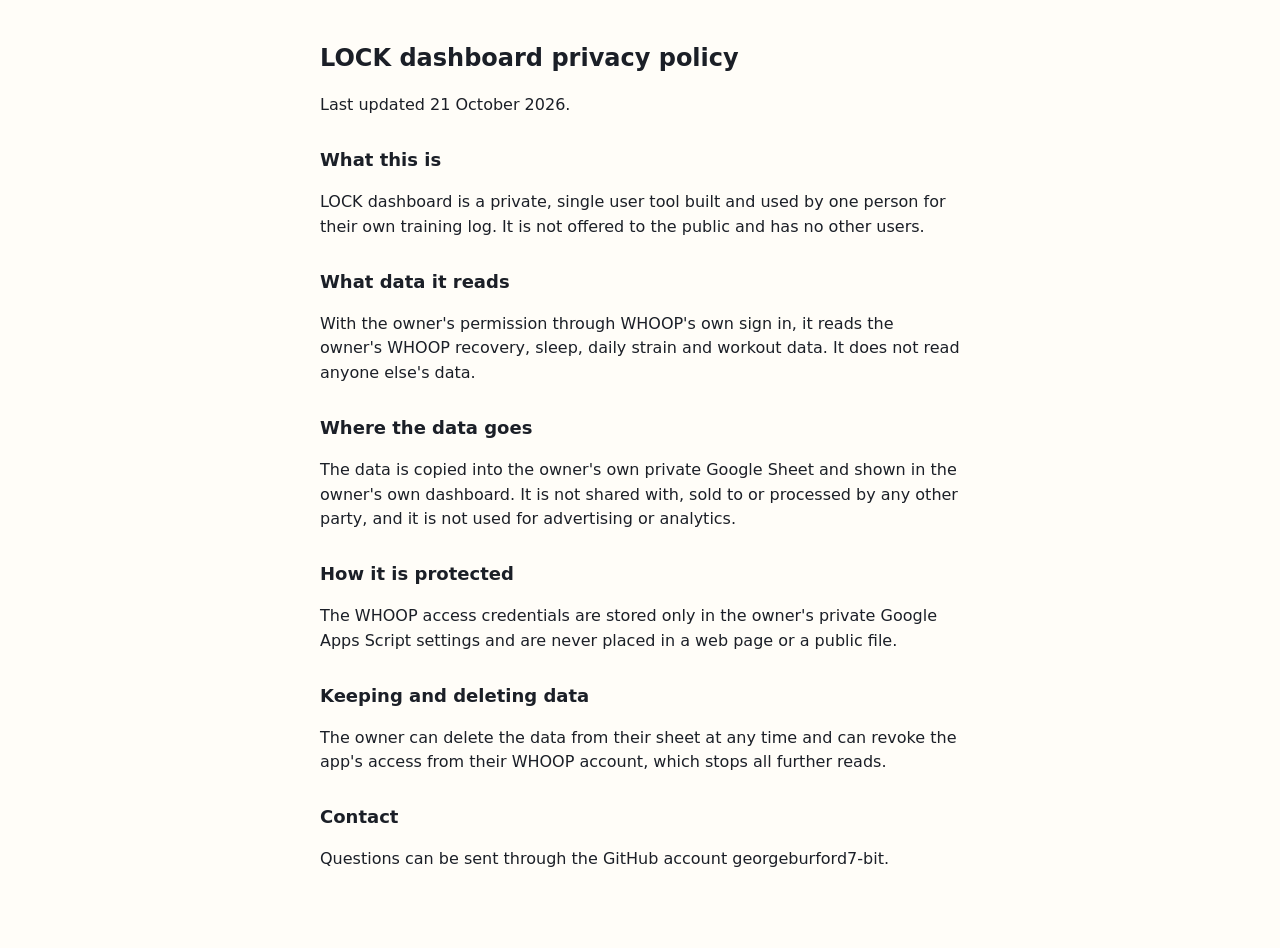
<file: privacy.html>
<!doctype html>
<html lang="en-GB">
<head>
<meta charset="utf-8">
<meta name="viewport" content="width=device-width, initial-scale=1">
<title>LOCK dashboard privacy policy</title>
<style>
body{font:16px/1.55 -apple-system,"Segoe UI",system-ui,sans-serif;max-width:640px;margin:0 auto;padding:24px 16px 60px;color:#1b1f27;background:#fffdf8}
h1{font-size:24px}h2{font-size:18px;margin-top:28px}
</style>
</head>
<body>
<h1>LOCK dashboard privacy policy</h1>
<p>Last updated 21 October 2026.</p>

<h2>What this is</h2>
<p>LOCK dashboard is a private, single user tool built and used by one person for their own training log. It is not offered to the public and has no other users.</p>

<h2>What data it reads</h2>
<p>With the owner's permission through WHOOP's own sign in, it reads the owner's WHOOP recovery, sleep, daily strain and workout data. It does not read anyone else's data.</p>

<h2>Where the data goes</h2>
<p>The data is copied into the owner's own private Google Sheet and shown in the owner's own dashboard. It is not shared with, sold to or processed by any other party, and it is not used for advertising or analytics.</p>

<h2>How it is protected</h2>
<p>The WHOOP access credentials are stored only in the owner's private Google Apps Script settings and are never placed in a web page or a public file.</p>

<h2>Keeping and deleting data</h2>
<p>The owner can delete the data from their sheet at any time and can revoke the app's access from their WHOOP account, which stops all further reads.</p>

<h2>Contact</h2>
<p>Questions can be sent through the GitHub account georgeburford7-bit.</p>
</body>
</html>
</file>
<file: fonts.css>
@font-face {
  font-family: 'Barlow';
  font-style: normal;
  font-weight: 400;
  font-display: swap;
  src: url([data-uri]) format('woff2');
}
@font-face {
  font-family: 'Barlow';
  font-style: normal;
  font-weight: 500;
  font-display: swap;
  src: url([data-uri]) format('woff2');
}
@font-face {
  font-family: 'Barlow';
  font-style: normal;
  font-weight: 600;
  font-display: swap;
  src: url([data-uri]) format('woff2');
}
@font-face {
  font-family: 'Barlow Condensed';
  font-style: normal;
  font-weight: 600;
  font-display: swap;
  src: url([data-uri]) format('woff2');
}
@font-face {
  font-family: 'Barlow Condensed';
  font-style: normal;
  font-weight: 700;
  font-display: swap;
  src: url([data-uri]) format('woff2');
}
</file>
